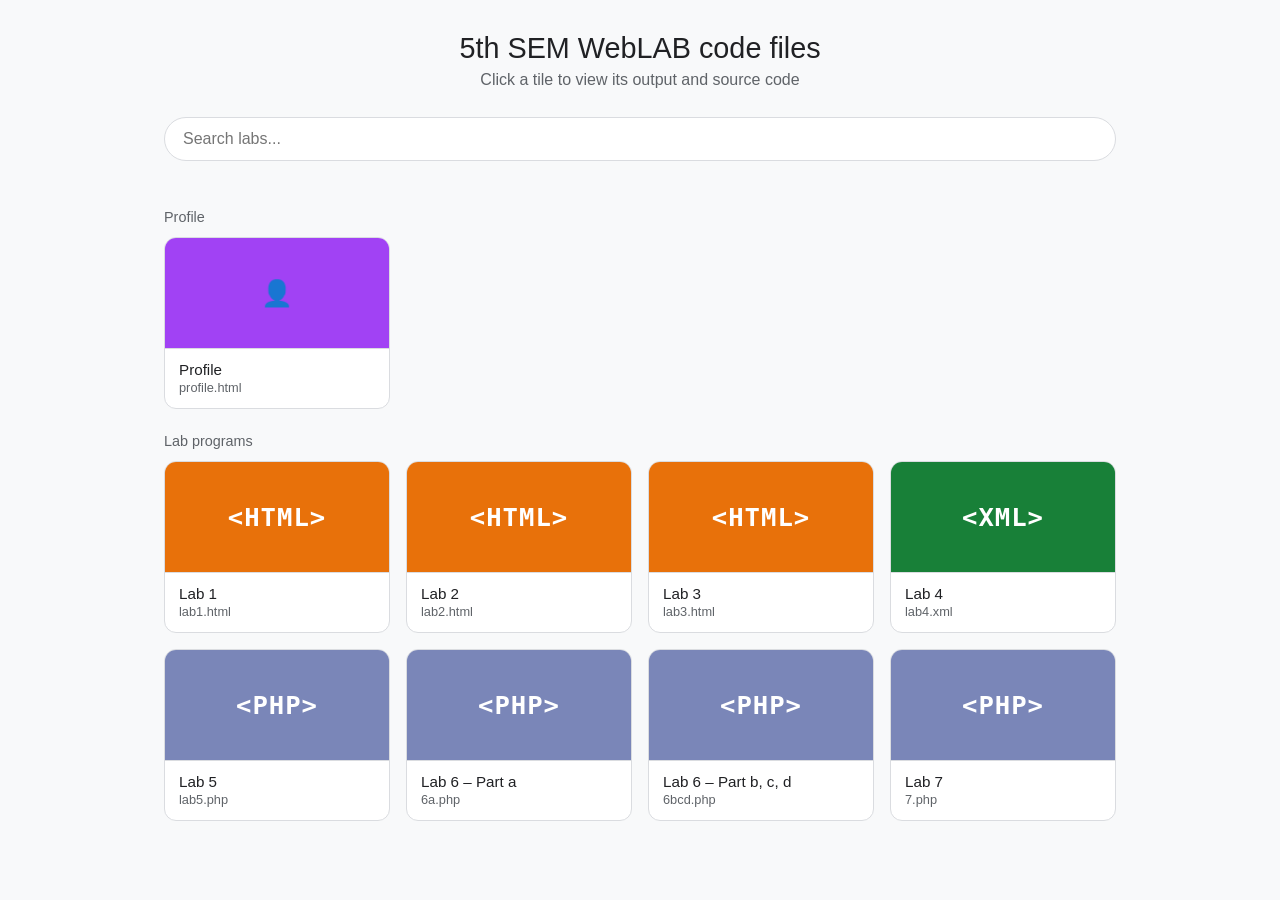
<file: index.html>
<!DOCTYPE html>
<html lang="en">
<head>
<meta charset="UTF-8">
<meta name="viewport" content="width=device-width, initial-scale=1">
<title>5th SEM WebLAB</title>
<style>
  :root{
    --bg:#f8f9fa; --card:#fff; --text:#202124; --muted:#5f6368; --border:#dadce0; --hover:#e8f0fe; --accent:#1a73e8;
    --html:#e8710a; --php:#7a86b8; --xml:#188038; --profile:#a142f4;
  }
  @media (prefers-color-scheme: dark){
    :root{ --bg:#202124; --card:#2d2e31; --text:#e8eaed; --muted:#9aa0a6; --border:#3c4043; --hover:#394457; --accent:#8ab4f8; }
  }
  *{box-sizing:border-box}
  body{margin:0;font-family:"Google Sans",Roboto,Arial,sans-serif;background:var(--bg);color:var(--text)}
  header{padding:32px 24px 8px;text-align:center}
  header h1{margin:0;font-size:1.8rem;font-weight:500}
  header p{margin:6px 0 0;color:var(--muted)}
  .bar{max-width:1000px;margin:20px auto 0;padding:0 24px}
  .bar input{width:100%;padding:12px 18px;border-radius:24px;border:1px solid var(--border);background:var(--card);color:var(--text);font-size:1rem;outline:none}
  .bar input:focus{border-color:var(--accent)}
  main{max-width:1000px;margin:0 auto;padding:24px}
  h2.section{font-size:.9rem;font-weight:500;color:var(--muted);margin:24px 0 12px}
  .grid{display:grid;grid-template-columns:repeat(auto-fill,minmax(200px,1fr));gap:16px}
  .tile{display:flex;flex-direction:column;background:var(--card);border:1px solid var(--border);border-radius:12px;overflow:hidden;text-decoration:none;color:inherit;transition:background .15s,box-shadow .15s}
  .tile:hover{background:var(--hover);box-shadow:0 1px 4px rgba(0,0,0,.2)}
  .thumb{height:110px;display:flex;align-items:center;justify-content:center;font-family:monospace;font-size:1.6rem;font-weight:700;color:#fff;letter-spacing:1px}
  .html .thumb{background:var(--html)} .php .thumb{background:var(--php)} .xml .thumb{background:var(--xml)} .profile .thumb{background:var(--profile)}
  .info{padding:12px 14px;border-top:1px solid var(--border)}
  .info b{display:block;font-weight:500;font-size:.95rem}
  .info span{font-size:.8rem;color:var(--muted)}
  .empty{display:none;text-align:center;color:var(--muted);padding:40px}
</style>
</head>
<body>
<header>
  <h1>5th SEM WebLAB code files</h1>
  <p>Click a tile to view its output and source code</p>
</header>
<div class="bar"><input id="q" type="search" placeholder="Search labs..."></div>
<main>
  <h2 class="section">Profile</h2>
  <div class="grid" id="g0"></div>
  <h2 class="section">Lab programs</h2>
  <div class="grid" id="g1"></div>
  <div class="empty" id="empty">No matching files</div>
</main>

<script>
  // Add or edit labs here: [title, file, kind]
  const profile = [["Profile","profile.html","html"]];
  const labs = [
    ["Lab 1","lab1.html","html"],
    ["Lab 2","lab2.html","html"],
    ["Lab 3","lab3.html","html"],
    ["Lab 4","lab4.xml","xml"],
    ["Lab 5","lab5.php","php"],
    ["Lab 6 – Part a","6a.php","php"],
    ["Lab 6 – Part b, c, d","6bcd.php","php"],
    ["Lab 7","7.php","php"]
  ];
  const label = {html:"HTML",php:"PHP",xml:"XML"};

  function render(){
    const q = document.getElementById("q").value.toLowerCase();
    let shown = 0;
    [[profile,"g0"],[labs,"g1"]].forEach(([list,id])=>{
      const el = document.getElementById(id);
      el.innerHTML = "";
      list.filter(([t,f])=>(t+f).toLowerCase().includes(q)).forEach(([t,f,k])=>{
        shown++;
        const a = document.createElement("a");
        a.className = "tile " + (t==="Profile" ? "profile" : k);
        a.href = "viewer.html?file=" + encodeURIComponent(f) + "&title=" + encodeURIComponent(t);
        a.innerHTML = '<div class="thumb">' + (t==="Profile" ? "👤" : "&lt;" + label[k] + "&gt;") + '</div>' +
                      '<div class="info"><b></b><span></span></div>';
        a.querySelector("b").textContent = t;
        a.querySelector("span").textContent = f;
        el.appendChild(a);
      });
    });
    document.getElementById("empty").style.display = shown ? "none" : "block";
  }
  document.getElementById("q").addEventListener("input", render);
  render();
</script>
</body>
</html>
</file>
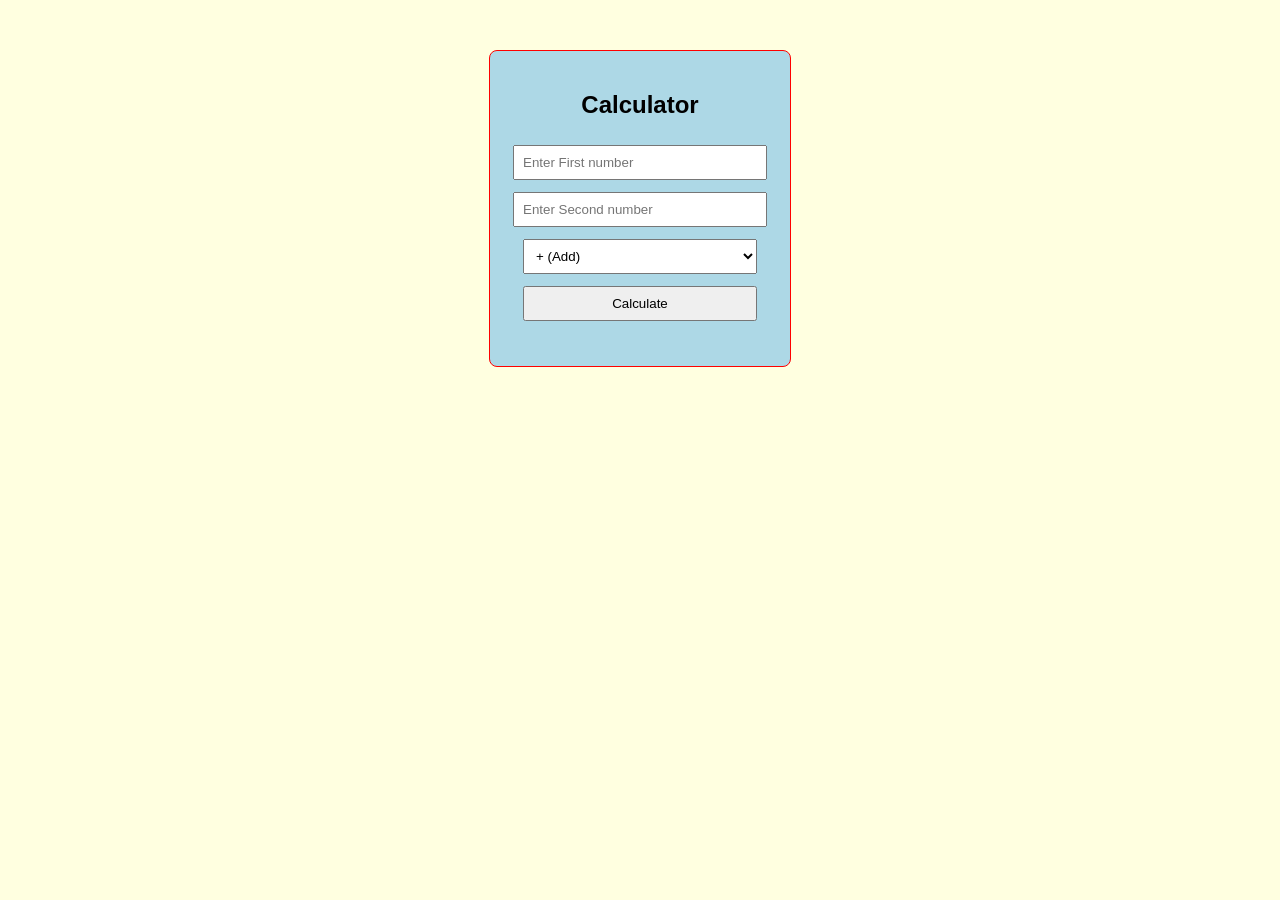
<file: lab1.html>
<!DOCTYPE html>
<html>
<head>
  <title>Simple Calculator</title>
  <style>
    body
    {
      font-family: Arial;
      background-color:lightyellow;
    }

    #calculatorBox
    {
      width: 260px;
      margin: 50px auto;
      padding: 20px;
      background-color:lightblue;
      border: 1px solid red;
      border-radius: 8px;
      text-align: center;
    }

    input, select, button
    {
      width: 90%;
      padding: 8px;
      margin: 6px 0;
    }
  </style>
</head>
<body>
  <div id="calculatorBox">
    <h2>Calculator</h2>

    <input type="number" id="firstNumber" placeholder="Enter First number">
    <input type="number" id="secondNumber" placeholder="Enter Second number">
    <select id="operator">
      <option value="+">+ (Add)</option>
      <option value="-">- (Subtract)</option>
      <option value="*">* (Multiply)</option>
      <option value="/">/ (Divide)</option>
    </select>

    <button onclick="calculate()">Calculate</button>

    <h3 id="resultText"></h3>
  </div>

  <script>
    function calculate()
    {
      // Read the values entered by the user
      var firstNumber = parseFloat(document.getElementById("firstNumber").value);
      var secondNumber = parseFloat(document.getElementById("secondNumber").value);
      var operator = document.getElementById("operator").value;
      var result;

      // Check that both inputs are valid numbers
      if (isNaN(firstNumber) || isNaN(secondNumber))
      {
        document.getElementById("resultText").innerText = "Please enter both numbers";
        return;
      }

      // Perform the selected operation
      if (operator == "+")
      {
        result = firstNumber + secondNumber;
      }
      else if (operator == "-")
      {
        result = firstNumber - secondNumber;
      }
      else if (operator == "*")
      {
        result = firstNumber * secondNumber;
      }
      else if (operator == "/")
      {
        if (secondNumber == 0)
        {
          document.getElementById("resultText").innerText = "Cannot divide by zero";
          return;
        }
        result = firstNumber / secondNumber;
      }

      // Show the result
      document.getElementById("resultText").innerText = "Result = " + result;
    }
  </script>
</body>
</html>
</file>
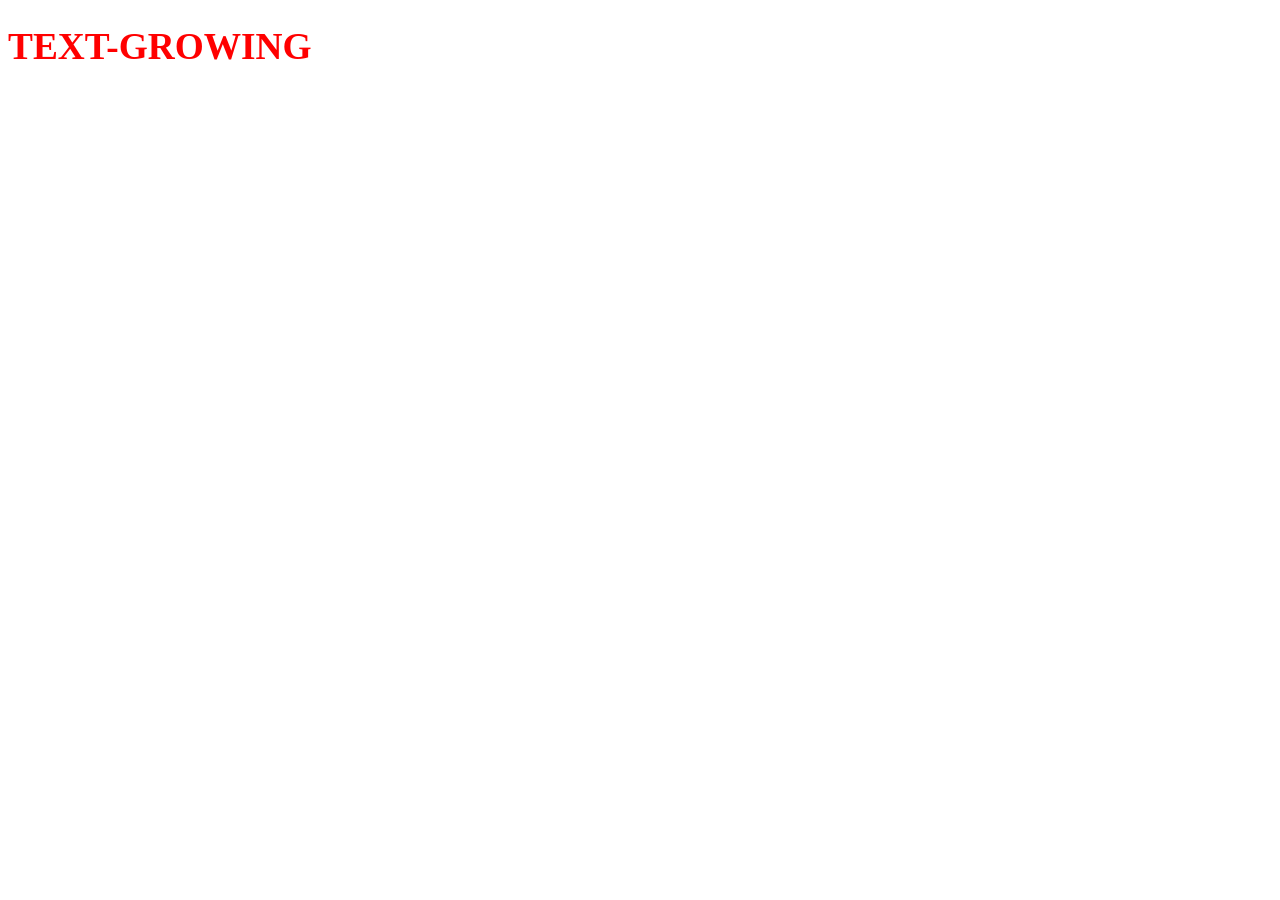
<file: lab2.html>
<!DOCTYPE html>
<html>
<head>
  <title>Text Animation</title>
</head>
<body>
  <h1 id="animatedText"></h1>

  <script>
    var textElement = document.getElementById("animatedText");
    var fontSize = 5;
    var isGrowing = true;

    // Start with the growing text in red
    textElement.innerText = "TEXT-GROWING";
    textElement.style.color = "red";

    // Call changeSize() every 100 milliseconds
    var timerId = setInterval(changeSize, 50);
    const myAudio = new Audio('dum_dum_tenao.mp3');

    // Play the audio the moment the user clicks anywhere on the document window
    document.addEventListener('click', () => {
        myAudio.play()
          .then(() => console.log("Audio playing successfully!"))
          .catch(error => console.error("Playback failed:", error));
    });

    function changeSize()
    {
      myAudio.play()
        .then(() => console.log("Audio playing successfully!"))
        .catch(error => console.error("Playback failed:", error));
      if (isGrowing == true)
      {
        // Increase the font size
        fontSize = fontSize + 1;
        
        //console.log(fontSize)

        // At 50pt, switch to the shrinking text in blue
        if (fontSize >= 50)
        {
          isGrowing = false;
          textElement.innerText = "TEXT-SHRINKING";
          textElement.style.color = "blue";
        }
      }
      else
      {
        // Decrease the font size
        fontSize = fontSize - 1;

        // Stop when the font size comes back to 5pt
        if (fontSize <= 5)
        {
          isGrowing = true;
          textElement.innerText = "TEXT-GROWING";
          textElement.style.color = "red";
        }
      }

      textElement.style.fontSize = fontSize + "pt";
    }
  </script>
</body>
</html>
</file>
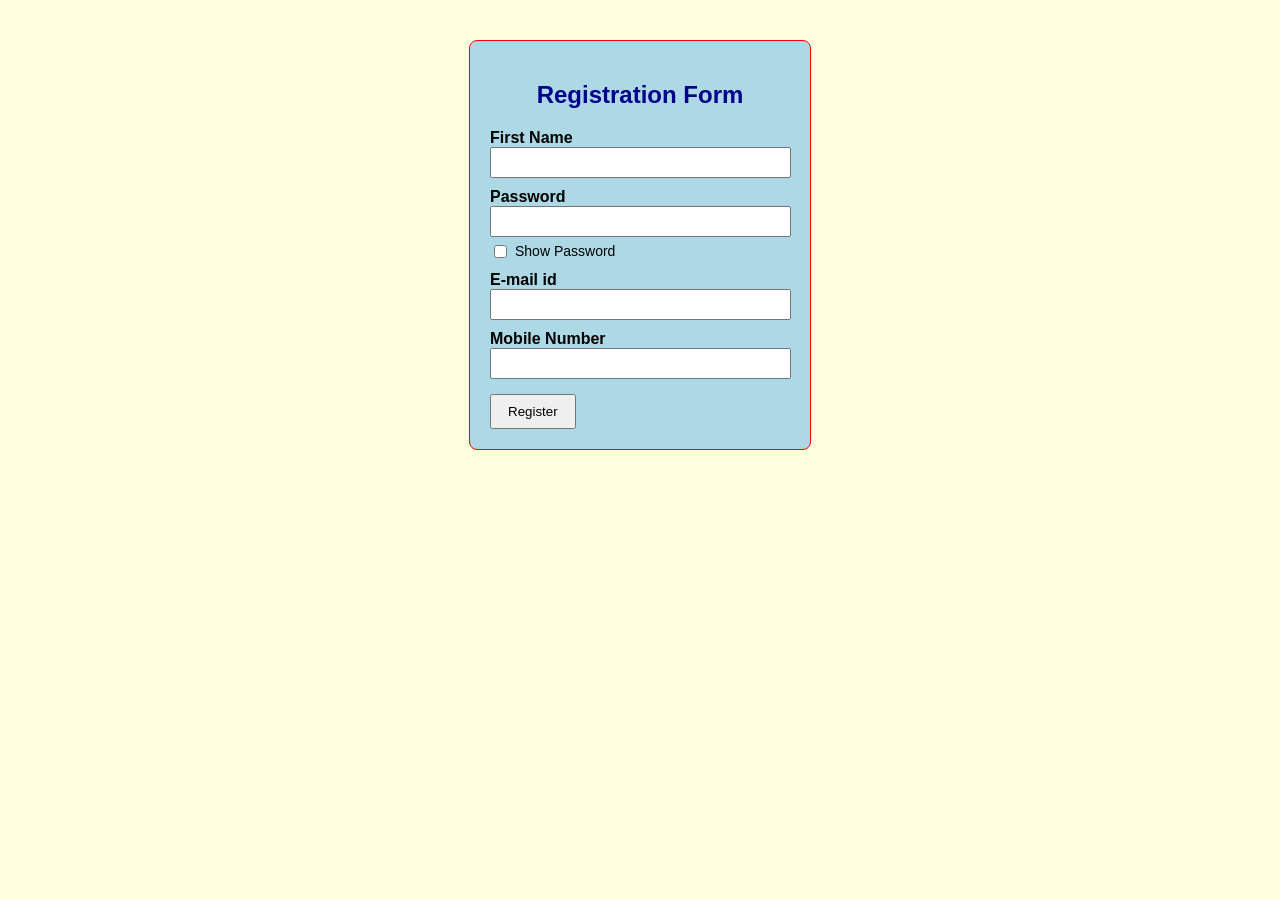
<file: lab3.html>
<!DOCTYPE html>
<html>
<head>
  <title>Registration Page</title>

  <!-- External style sheet -->
  <link rel="stylesheet" type="text/css" href="3style.css">

  <!-- Internal style sheet -->
  <style>
    label
    {
      display: block;
      margin-top: 10px;
      font-weight: bold;
    }

    input
    {
      width: 95%;
      padding: 6px;
    }

    button
    {
      margin-top: 15px;
      padding: 8px 16px;
    }
    label {
    display: block;
    margin-top: 10px;
    font-weight: bold;
}
input {
    width: 95%;
    padding: 6px;
}
/* Style adjustments for the inline checkbox */
.toggle-container {
    display: flex;
    align-items: center;
    margin-top: 5px;
}
.toggle-container input {
    width: auto;
    margin-right: 8px;
}
.toggle-container label {
    display: inline;
    margin-top: 0;
    font-weight: normal;
    font-size: 14px;
}
button {
    margin-top: 15px;
    padding: 8px 16px;
}
  </style>
</head>
<body>
  <div id="registrationBox">

    <!-- Inline style sheet -->
    <h2 style="text-align: center; color: darkblue;">Registration Form</h2>

    <form onsubmit="return validateForm()">
      <label>First Name</label>
      <input type="text" id="firstName">

      <label>Password</label>
      <input type="password" id="password">
      <div class="toggle-container">
          <input type="checkbox" id="showPasswordToggle" onclick="togglePasswordVisibility()">
          <label for="showPasswordToggle">Show Password</label>
      </div>

      <label>E-mail id</label>
      <input type="text" id="emailId">

      <label>Mobile Number</label>
      <input type="text" id="mobileNumber">

      <button type="submit">Register</button>
      <div class="details" hidden="true">
        <p class="name"></p>
        <p class="email"></p>
        <p class="phone"></p>
      </div>

    </form>
  </div>

  <script>
    function togglePasswordVisibility() {
      var passwordField = document.getElementById("password");
      if (passwordField.type === "password") {
        passwordField.type = "text";
      }  else {
        passwordField.type = "password";
      }
    }
    var name,email,phone
    function validateForm()
    {
      event.preventDefault(); 
      var firstName = document.getElementById("firstName").value;
      var password = document.getElementById("password").value;
      var emailId = document.getElementById("emailId").value;
      var mobileNumber = document.getElementById("mobileNumber").value;

      // Patterns used for checking
      var namePattern = /^[a-zA-Z]{6,}$/;
      var passwordPattern = /^.{6,}$/;
      var emailPattern = /^[a-zA-Z0-9._]+@[a-zA-Z0-9]+\.[a-zA-Z]{2,}$/;
      var mobilePattern = /^[0-9]{10}$/;

      // a) First name: only alphabets and at least 6 characters
      if (namePattern.test(firstName) == false)
      {
        alert("First name must contain only alphabets and at least 6 characters");
        return false;
      }

      // b) Password: at least 6 characters
      if (passwordPattern.test(password) == false)
      {
        alert("Password must be at least 6 characters");
        return false;
      }

      // c) E-mail: must follow name@domain.com
      if (emailPattern.test(emailId) == false)
      {
        alert("Enter a valid e-mail id like name@domain.com");
        return false;
      }

      // d) Mobile number: exactly 10 digits
      if (mobilePattern.test(mobileNumber) == false)
      {
        alert("Mobile number must contain exactly 10 digits");
        return false;
      }
      name=firstName
      email=emailId
      phone=mobileNumber
      alert("Registration successful");
      showdetails();
      return true;
    }
    function showdetails(){
      document.querySelector(".details").hidden=false;
      document.querySelector(".name").innerText="Name: "+name;
      document.querySelector(".email").innerText="Email: "+email;
      document.querySelector(".phone").innerText="Phone number: "+phone;
    }
  </script>
</body>
</html>
</file>
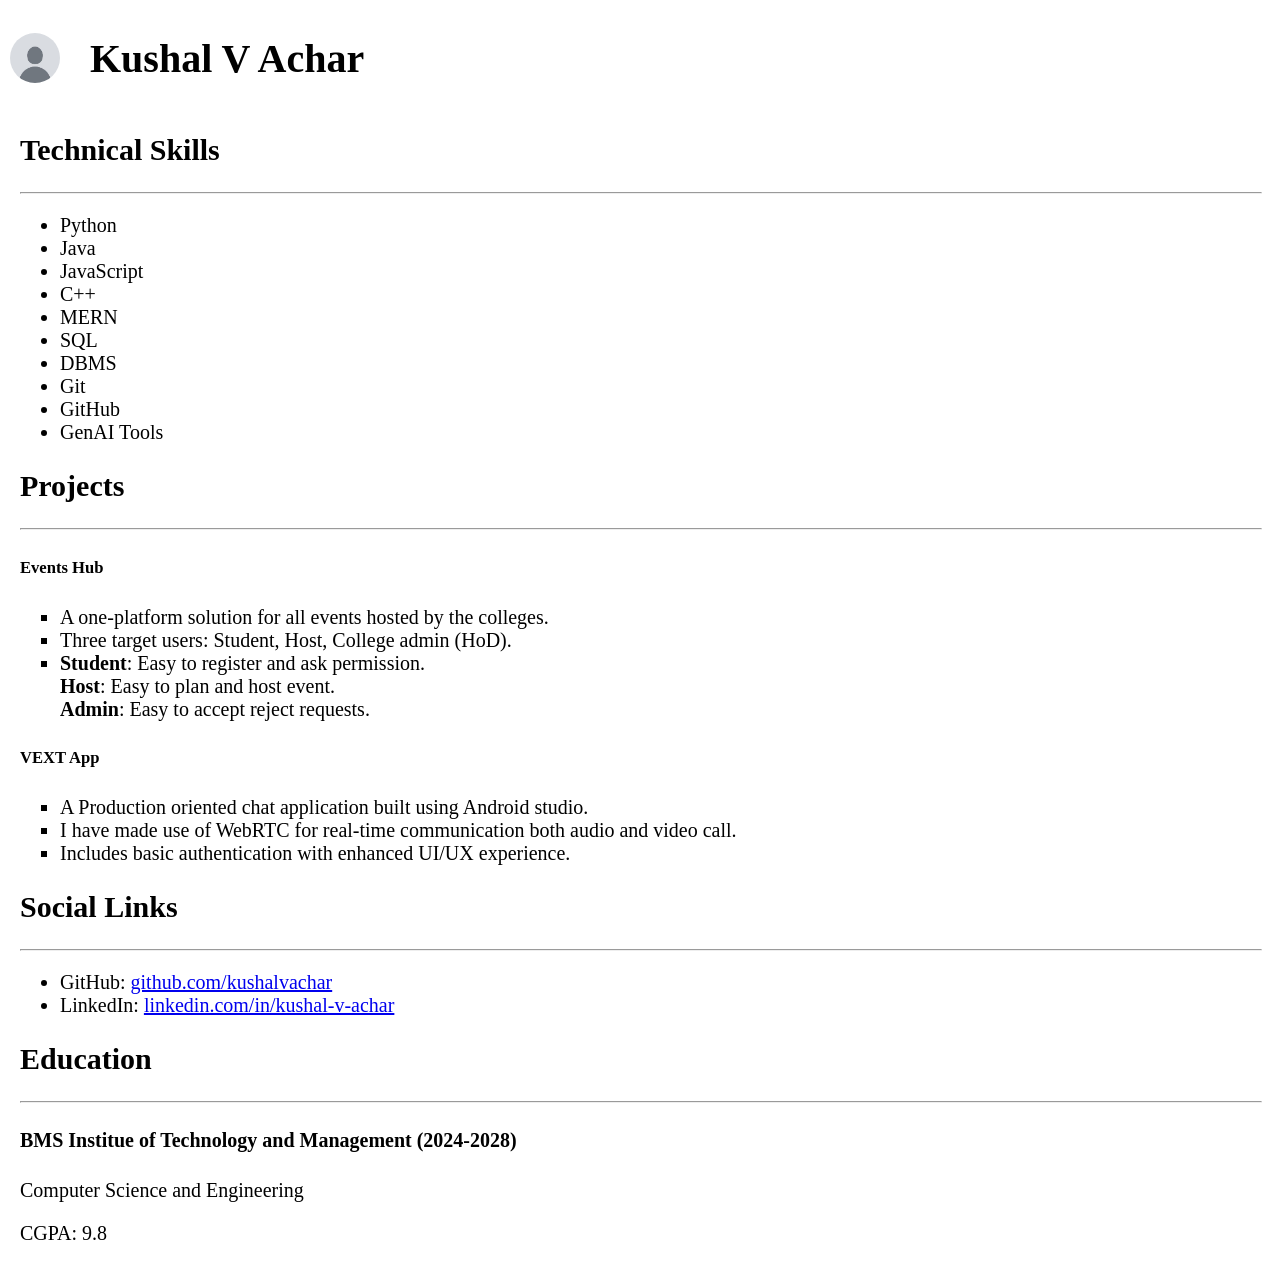
<file: profile.html>
<!DOCTYPE html>
<html>
<head>
	<meta charset="utf-8">
	<meta name="viewport" content="width=device-width, initial-scale=1">
	<title>My Resume</title>
</head>
<body style="margin-left: 10px; font-size: 20px;">
	<div style="display: flex; align-items: center; gap: 30px;" >
		<img src="user.jpg" style="max-height: 50px; max-width: 50px; border-radius: 50%;" />
		<h1>Kushal V Achar</h1>
	</div>

	<div style="margin: 10px;">
		<h2>Technical Skills</h2>
		<hr>
		<ul>
			<li>Python</li>
			<li>Java</li>
			<li>JavaScript</li>
			<li>C++</li>
			<li>MERN</li>
			<li>SQL</li>
			<li>DBMS</li>
			<li>Git</li>
			<li>GitHub</li>
			<li>GenAI Tools</li>
		</ul>

		<h2>Projects</h2>
		<hr>
		<h5>Events Hub</h5>
		<ul style="list-style-type: square;">
			<li>A one-platform solution for all events hosted by the colleges.</li>
			<li>Three target users: Student, Host, College admin (HoD).</li>
			<li><b>Student</b>: Easy to register and ask permission.<br> <b>Host</b>: Easy to plan and host event.<br><b>Admin</b>: Easy to accept reject requests.</li>
		</ul>
		<h5>VEXT App</h5>
		<ul style="list-style-type: square;">
			<li>A Production oriented chat application built using Android studio.</li>
			<li>I have made use of WebRTC for real-time communication both audio and video call.</li>
			<li>Includes basic authentication with enhanced UI/UX experience.</li>
		</ul>

		<h2>Social Links</h2>
		<hr>
		<ul>
			<li>GitHub: <a href="https://github.com/kushalvachar">github.com/kushalvachar</a></li>
			<li>LinkedIn: <a href="https://linkedin.com/in/kushal-v-achar">linkedin.com/in/kushal-v-achar</a></li>
		</ul>
		<h2>Education</h2>
		<hr>
		<h4>BMS Institue of Technology and Management (2024-2028)</h4>
		<p>Computer Science and Engineering</p>
		<p>CGPA: 9.8</p>
	</div>
</body>
</html>
</file>
<file: 3style.css>
/* External style sheet */
body
{
  font-family: Arial, sans-serif;
  background-color: lightyellow;
}

#registrationBox
{
  width: 300px;
  margin: 40px auto;
  padding: 20px;
  background-color: lightblue;
  border: 1px solid red;
  border-radius: 8px;
}
</file>
